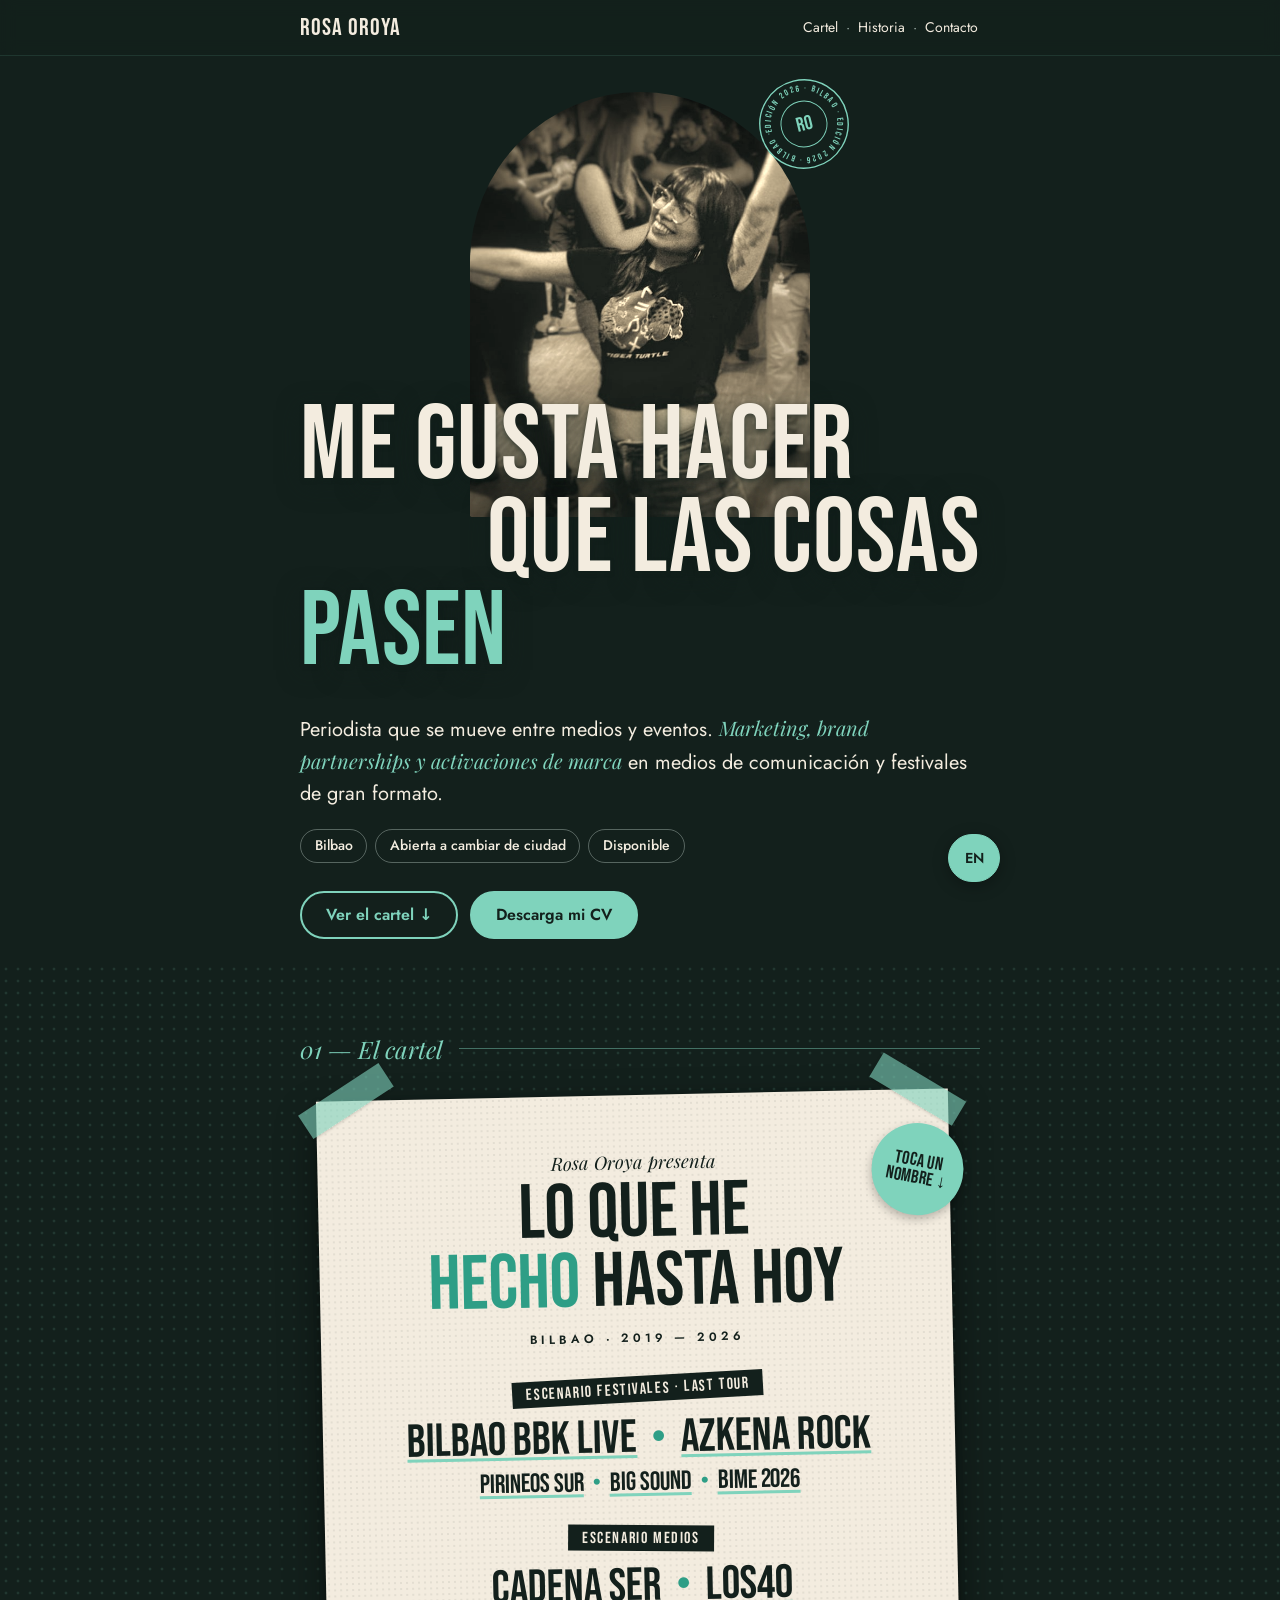
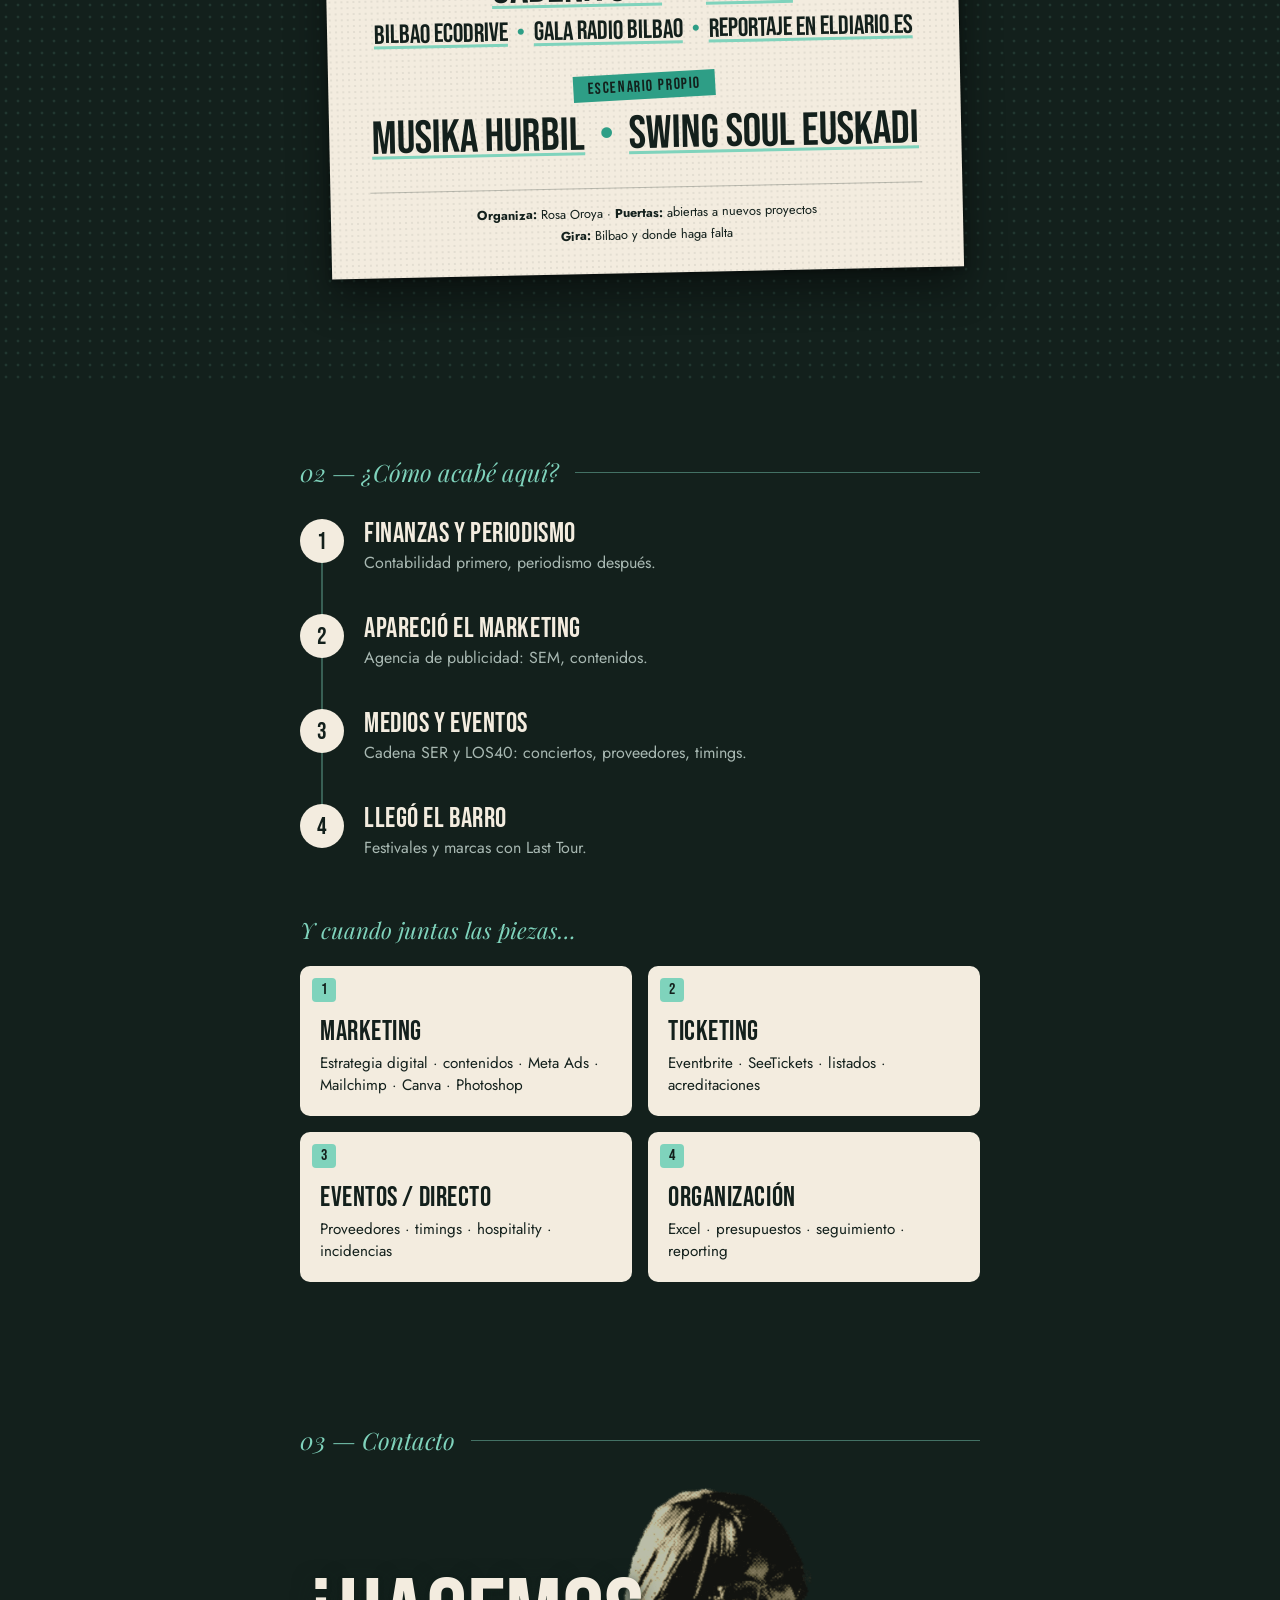
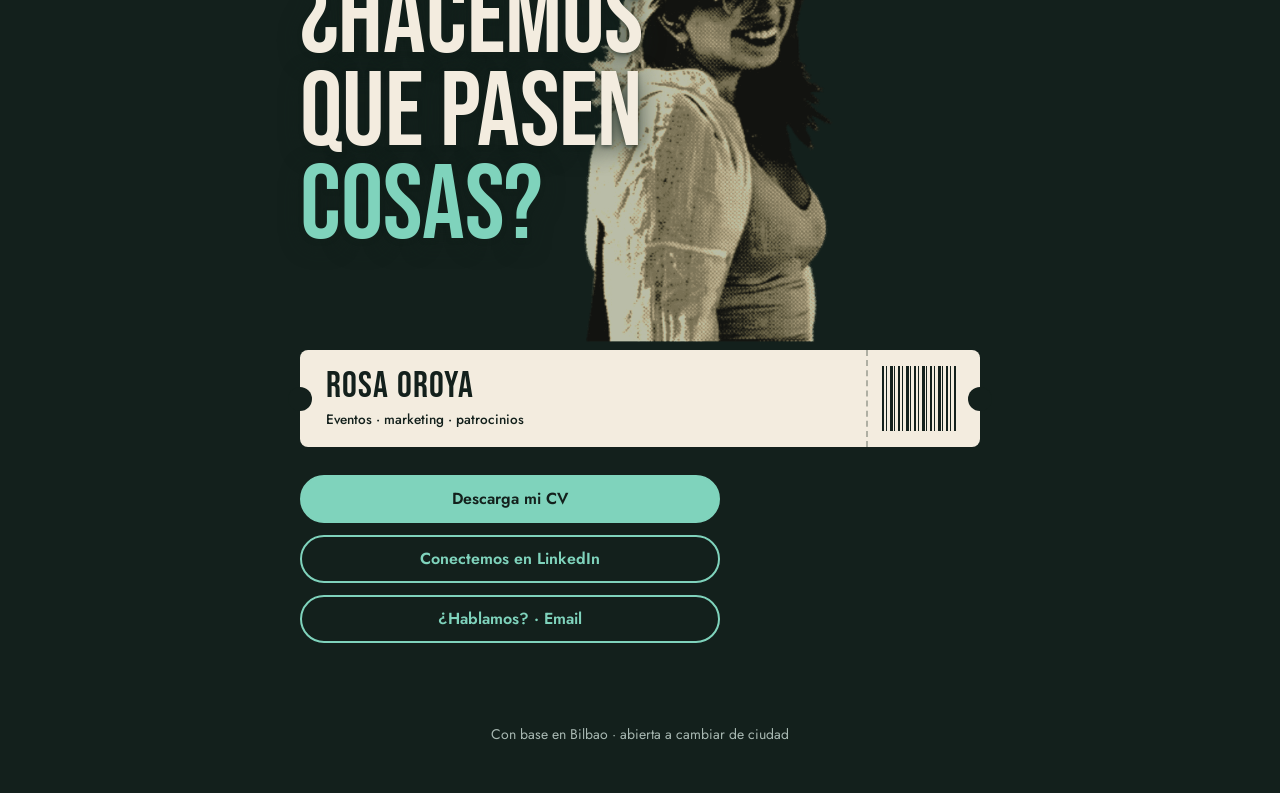
<file: index.html>
<!DOCTYPE html>
<html lang="es">
  <head>
    <meta charset="UTF-8" />
    <meta name="viewport" content="width=device-width, initial-scale=1.0" />
    <title>Rosa Oroya · Eventos, marketing y brand partnerships</title>
    <meta
      name="description"
      content="Periodista que se mueve entre medios y eventos. Marketing, brand partnerships y activaciones de marca en medios de comunicación y festivales de gran formato."
    />
    <meta name="theme-color" content="#13201c" />

    <!-- Open Graph: cómo se ve el enlace en WhatsApp, LinkedIn… -->
    <meta property="og:type" content="website" />
    <meta property="og:locale" content="es_ES" />
    <meta property="og:url" content="https://rosaoroya.com/" />
    <meta property="og:title" content="Rosa Oroya · Eventos, marketing y brand partnerships" />
    <meta
      property="og:description"
      content="Periodista que se mueve entre medios y eventos. Marketing, brand partnerships y activaciones de marca."
    />
    <meta property="og:image" content="https://rosaoroya.com/assets/og.jpg" />
    <meta property="og:image:width" content="1200" />
    <meta property="og:image:height" content="630" />
    <meta name="twitter:card" content="summary_large_image" />

    <link rel="icon" type="image/png" sizes="32x32" href="assets/favicon-32.png" />
    <link rel="icon" type="image/png" sizes="512x512" href="assets/favicon-512.png" />
    <link rel="apple-touch-icon" href="assets/apple-touch-icon.png" />

    <link rel="preconnect" href="https://fonts.googleapis.com" />
    <link rel="preconnect" href="https://fonts.gstatic.com" crossorigin />
    <link
      href="https://fonts.googleapis.com/css2?family=Bebas+Neue&family=Jost:wght@400;500;600&family=Playfair+Display:ital,wght@1,400;1,600&display=swap"
      rel="stylesheet"
    />
    <link rel="stylesheet" href="styles.css?v=20261027" />
    <script>document.documentElement.classList.add("js");</script>
  </head>
  <body>
    <button class="language-toggle" id="language-toggle" type="button" aria-label="Switch language to English" lang="en">EN</button>
    <a class="skip-link" href="#main">Saltar al contenido</a>

    <!-- Franja de bienvenida: solo se muestra al entrar desde rosaoroya.com/bime -->
    <p class="welcome-band" id="welcome-bime" hidden>
      ¡Encantada de conocerte en BIME! Aquí tienes lo que he hecho y cómo contactarme.
    </p>

    <!-- ============ MENÚ SUPERIOR ============ -->
    <header class="site-header">
      <a class="brand" href="#inicio">Rosa Oroya</a>
      <nav aria-label="Navegación principal">
        <a href="#cartel">Cartel</a>
        <span aria-hidden="true">·</span>
        <a href="#historia">Historia</a>
        <span aria-hidden="true">·</span>
        <a href="#contacto">Contacto</a>
      </nav>
    </header>

    <main id="main">
      <!-- ============ 1 · PORTADA ============ -->
      <section class="hero" id="inicio">
        <div class="hero-visual">
          <figure class="hero-photo">
            <img
              src="assets/hero.jpg"
              alt="Rosa Oroya bailando con los brazos abiertos en una pista llena de gente"
              width="800"
              height="789"
              fetchpriority="high"
            />
          </figure>

          <!-- Sello circular girado -->
          <svg class="stamp" viewBox="0 0 100 100" aria-hidden="true">
            <defs>
              <path id="stamp-circle" d="M50,50 m-36,0 a36,36 0 1,1 72,0 a36,36 0 1,1 -72,0" />
            </defs>
            <circle cx="50" cy="50" r="48" class="stamp-ring" />
            <circle cx="50" cy="50" r="25" class="stamp-ring stamp-ring--inner" />
            <text class="stamp-text">
              <textPath href="#stamp-circle" textLength="226">EDICIÓN 2026 · BILBAO · EDICIÓN 2026 · BILBAO ·</textPath>
            </text>
            <text x="50" y="57" text-anchor="middle" class="stamp-center">RO</text>
          </svg>

          <h1 class="hero-title">
            <span class="line line--left">Me gusta hacer</span>
            <span class="line line--right">que las cosas</span>
            <span class="line line--left line--mint">pasen</span>
          </h1>
        </div>

        <p class="hero-bio reveal">
          Periodista que se mueve entre medios y eventos.
          <em>Marketing, brand partnerships y activaciones de marca</em> en medios de
          comunicación y festivales de gran formato.
        </p>

        <ul class="chips reveal" aria-label="Datos rápidos">
          <li>Bilbao</li>
          <li>Abierta a cambiar de ciudad</li>
          <li>Disponible</li>
        </ul>

        <div class="actions reveal">
          <a class="btn btn--ghost" href="#cartel">Ver el cartel ↓</a>
          <a class="btn btn--primary" href="assets/cv-rosa-oroya.pdf" target="_blank" rel="noopener">
            Descarga mi CV
          </a>
        </div>
      </section>

      <!-- ============ 2 · EL CARTEL ============ -->
      <section class="band band--dots" id="cartel">
        <div class="section">
          <h2 class="section-title"><span>01 — El cartel</span></h2>

          <!-- Cartel de festival.
               Cada nombre con ficha es un <button data-ficha="ID">:
               el ID tiene que coincidir con el id de su ficha más abajo. -->
          <div class="poster reveal">
            <span class="tape tape--left" aria-hidden="true"></span>
            <span class="tape tape--right" aria-hidden="true"></span>
            <p class="sticker" aria-hidden="true">Toca un nombre ↓</p>

            <p class="poster-kicker">Rosa Oroya presenta</p>
            <h3 class="poster-title">
              <span>Lo que he</span>
              <span><span class="accent">hecho</span> hasta hoy</span>
            </h3>
            <p class="poster-date">Bilbao · 2019 — 2026</p>

            <div class="stage">
              <p class="ribbon">Escenario festivales · Last Tour</p>
              <p class="lineup lineup--big">
                <button type="button" class="act" data-ficha="ficha-festivales">Bilbao BBK Live</button>
                <span class="sep" aria-hidden="true">•</span>
                <button type="button" class="act" data-ficha="ficha-festivales">Azkena Rock</button>
              </p>
              <p class="lineup lineup--small">
                <button type="button" class="act" data-ficha="ficha-festivales">Pirineos Sur</button>
                <span class="sep" aria-hidden="true">•</span>
                <button type="button" class="act" data-ficha="ficha-festivales">Big Sound</button>
                <span class="sep" aria-hidden="true">•</span>
                <button type="button" class="act" data-ficha="ficha-bime">BIME 2026</button>
              </p>
            </div>

            <div class="stage">
              <p class="ribbon">Escenario medios</p>
              <p class="lineup lineup--big">
                <button type="button" class="act" data-ficha="ficha-ser">Cadena SER</button>
                <span class="sep" aria-hidden="true">•</span>
                <button type="button" class="act" data-ficha="ficha-los40">LOS40</button>
              </p>
              <p class="lineup lineup--small">
                <button type="button" class="act" data-ficha="ficha-ecodrive">Bilbao ECOdrive</button>
                <span class="sep" aria-hidden="true">•</span>
                <button type="button" class="act" data-ficha="ficha-gala">Gala Radio Bilbao</button>
                <span class="sep" aria-hidden="true">•</span>
                <button type="button" class="act" data-ficha="ficha-eldiario">Reportaje en elDiario.es</button>
              </p>
            </div>

            <div class="stage">
              <p class="ribbon ribbon--mint">Escenario propio</p>
              <p class="lineup lineup--big">
                <button type="button" class="act" data-ficha="ficha-musika">Musika Hurbil</button>
                <span class="sep" aria-hidden="true">•</span>
                <button type="button" class="act" data-ficha="ficha-swing">Swing Soul Euskadi</button>
              </p>
            </div>

            <p class="poster-small">
              <strong>Organiza:</strong> Rosa Oroya · <strong>Puertas:</strong> abiertas a nuevos proyectos<br />
              <strong>Gira:</strong> Bilbao y donde haga falta
            </p>
          </div>

          <!-- Fichas: se despliegan debajo del cartel al tocar un nombre.
               Para añadir una foto pendiente, sustituye el <div class="ficha-photo ficha-photo--pending">
               por: <img class="ficha-photo photo" src="assets/ARCHIVO.jpg" alt="DESCRIPCIÓN" loading="lazy" /> -->
          <div class="fichas">
            <article class="ficha" id="ficha-festivales" hidden aria-labelledby="ficha-festivales-title">
              <header class="ficha-head">
                <h3 id="ficha-festivales-title" tabindex="-1">Festivales Last Tour</h3>
                <button type="button" class="ficha-close"><span aria-hidden="true">✕</span> cerrar</button>
              </header>
              <div class="ficha-body">
                <img class="ficha-photo photo" src="assets/festival.jpg" alt="Público frente al escenario principal de un festival al atardecer" loading="lazy" width="800" height="470" />
                <dl class="ficha-data">
                  <div><dt>Dónde:</dt><dd>Last Tour · 2026</dd></div>
                  <div><dt>Mi papel:</dt><dd>Apoyo a la coordinación de partners estratégicos.</dd></div>
                  <div><dt>Marcas:</dt><dd>San Miguel, Coca-Cola, Fundación BBK.</dd></div>
                  <div><dt>Qué hice:</dt><dd>Comunicación con marcas, agencias y proveedores; seguimiento de presupuestos, invitaciones y certificados.</dd></div>
                  <div><dt>En vídeo:</dt><dd>Activaciones de Azulmarino en Bilbao BBK Live 2026 y el barco de Bereziak. Di soporte a la coordinación y ejecución de estas activaciones desde el equipo de Brand Partnerships de Last Tour.</dd></div>
                </dl>
                <a class="ficha-link" href="https://www.youtube.com/watch?v=IAdOa5lOV-0" target="_blank" rel="noopener">→ Ver las activaciones de Azulmarino</a>
              </div>
            </article>

            <article class="ficha" id="ficha-bime" hidden aria-labelledby="ficha-bime-title">
              <header class="ficha-head">
                <h3 id="ficha-bime-title" tabindex="-1">BIME 2026</h3>
                <button type="button" class="ficha-close"><span aria-hidden="true">✕</span> cerrar</button>
              </header>
              <div class="ficha-body">
                <dl class="ficha-data">
                  <div><dt>Dónde:</dt><dd>Last Tour · octubre 2026</dd></div>
                  <div><dt>Mi papel:</dt><dd>Apoyo al equipo de Brand Partnerships en las activaciones de dos marcas patrocinadoras.</dd></div>
                  <div><dt>Qué hice:</dt><dd>Recepción de invitados en eventos privados de marca y revisión de prestaciones antes de cada evento.</dd></div>
                </dl>
              </div>
            </article>

            <article class="ficha" id="ficha-ser" hidden aria-labelledby="ficha-ser-title">
              <header class="ficha-head">
                <h3 id="ficha-ser-title" tabindex="-1">Cadena SER</h3>
                <button type="button" class="ficha-close"><span aria-hidden="true">✕</span> cerrar</button>
              </header>
              <div class="ficha-body">
                <img class="ficha-photo photo" src="assets/ser.jpg" alt="Programa de la Cadena SER emitiendo en directo desde un set al aire libre" loading="lazy" width="409" height="242" />
                <dl class="ficha-data">
                  <div><dt>Dónde:</dt><dd>Cadena SER Euskadi · 2023–2026</dd></div>
                  <div><dt>Mi papel:</dt><dd>Marketing y eventos; después, asesora de publicidad y técnica de marketing.</dd></div>
                  <div><dt>Qué hice:</dt><dd>Eventos de LOS40, salidas de programa y eventos de networking; propuestas comerciales para instituciones y anunciantes.</dd></div>
                </dl>
              </div>
            </article>

            <article class="ficha" id="ficha-los40" hidden aria-labelledby="ficha-los40-title">
              <header class="ficha-head">
                <h3 id="ficha-los40-title" tabindex="-1">LOS40</h3>
                <button type="button" class="ficha-close"><span aria-hidden="true">✕</span> cerrar</button>
              </header>
              <div class="ficha-body">
                <dl class="ficha-data">
                  <div><dt>Dónde:</dt><dd>Cadena SER Euskadi</dd></div>
                  <div><dt>Qué hice:</dt><dd>Eventos y conciertos de LOS40, coordinando dirección, redacción, comercial y proveedores.</dd></div>
                  <!-- Enlace pendiente: cuando lo tengas, añade un <a class="ficha-link"> justo después del </dl> -->
                </dl>
              </div>
            </article>

            <article class="ficha" id="ficha-ecodrive" hidden aria-labelledby="ficha-ecodrive-title">
              <header class="ficha-head">
                <h3 id="ficha-ecodrive-title" tabindex="-1">Bilbao ECOdrive</h3>
                <button type="button" class="ficha-close"><span aria-hidden="true">✕</span> cerrar</button>
              </header>
              <div class="ficha-body">
                <div class="ficha-photo ficha-photo--pending">[PENDIENTE: foto ECOdrive]</div>
                <dl class="ficha-data">
                  <div><dt>Dónde:</dt><dd>Cadena SER Euskadi</dd></div>
                  <div><dt>Qué es:</dt><dd>Programación especial de Cadena SER desde Bilbao ECOdrive, el espacio de movilidad sostenible.</dd></div>
                  <div><dt>Mi papel:</dt><dd>Lo llevé de principio a fin: coordiné el evento desde el área de marketing.</dd></div>
                  <div><dt>Qué hice:</dt><dd>Coordinación con dirección, redacción, área comercial y proveedores.</dd></div>
                </dl>
                <a class="ficha-link" href="https://www.youtube.com/watch?v=OA5zZuC5GUc" target="_blank" rel="noopener">→ Ver el trabajo</a>
              </div>
            </article>

            <article class="ficha" id="ficha-gala" hidden aria-labelledby="ficha-gala-title">
              <header class="ficha-head">
                <h3 id="ficha-gala-title" tabindex="-1">Gala Radio Bilbao</h3>
                <button type="button" class="ficha-close"><span aria-hidden="true">✕</span> cerrar</button>
              </header>
              <div class="ficha-body">
                <dl class="ficha-data">
                  <div><dt>Dónde:</dt><dd>Cadena SER Euskadi · Premios Radio Bilbao a la Excelencia 2024</dd></div>
                  <div><dt>Mi papel:</dt><dd>Participé en la organización.</dd></div>
                  <!-- Enlace pendiente: cuando lo tengas, añade un <a class="ficha-link"> justo después del </dl> -->
                </dl>
              </div>
            </article>

            <article class="ficha" id="ficha-eldiario" hidden aria-labelledby="ficha-eldiario-title">
              <header class="ficha-head">
                <h3 id="ficha-eldiario-title" tabindex="-1">Reportaje en elDiario.es</h3>
                <button type="button" class="ficha-close"><span aria-hidden="true">✕</span> cerrar</button>
              </header>
              <div class="ficha-body">
                <dl class="ficha-data">
                  <div><dt>Qué es:</dt><dd>«Sin patria y sin techo», reportaje publicado en elDiario.es Euskadi (blog Gazteberri), agosto de 2022.</dd></div>
                  <div><dt>De qué trata:</dt><dd>La situación de las personas migrantes sin hogar en Bilbao, con testimonios de personas que han vivido en la calle y de voluntarios de Ongi Etorri Errefuxiatuak, además de datos de Eustat e Ikuspegi.</dd></div>
                  <div><dt>Mi papel:</dt><dd>Lo escribí junto a Ana Lee Urrutia Gonzales.</dd></div>
                </dl>
                <a class="ficha-link" href="https://www.eldiario.es/euskadi/blogs/gazteberri/patria-techo-613-inmigrantes-llegaron-sueno-viven-calles-bilbao_132_9177821.html" target="_blank" rel="noopener">→ Leer el reportaje</a>
              </div>
            </article>

            <article class="ficha" id="ficha-musika" hidden aria-labelledby="ficha-musika-title">
              <header class="ficha-head">
                <h3 id="ficha-musika-title" tabindex="-1">Musika Hurbil</h3>
                <button type="button" class="ficha-close"><span aria-hidden="true">✕</span> cerrar</button>
              </header>
              <div class="ficha-body">
                <dl class="ficha-data">
                  <div><dt>Qué es:</dt><dd>Revista digital sobre la música emergente en Bilbao. Proyecto para la UPV/EHU (2022–2023), creada con tres compañeros.</dd></div>
                  <div><dt>Qué hice:</dt><dd>Entrevistas, artículos de opinión y cobertura del BIME.</dd></div>
                </dl>
                <a class="ficha-link" href="https://musikahurbil.wixsite.com/musika-hurbil" target="_blank" rel="noopener">→ Ver la revista</a>
              </div>
            </article>

            <article class="ficha" id="ficha-swing" hidden aria-labelledby="ficha-swing-title">
              <header class="ficha-head">
                <h3 id="ficha-swing-title" tabindex="-1">Swing Soul Euskadi</h3>
                <button type="button" class="ficha-close"><span aria-hidden="true">✕</span> cerrar</button>
              </header>
              <div class="ficha-body">
                <img class="ficha-photo ficha-photo--capture photo" src="assets/swing.jpg" alt="Captura del reportaje Swing Soul Euskadi: «¡Swing, Clap y Tap! El baile que hace vibrar a Bilbao»" loading="lazy" width="672" height="537" />
                <dl class="ficha-data">
                  <div><dt>Qué es:</dt><dd>Reportaje multimedia sobre la escena del swing en Bilbao. Mi TFG (2024).</dd></div>
                  <div><dt>Qué hice:</dt><dd>Investigación y contacto con profesionales y artistas de la escena local; entrevistas sobre la relación entre música y baile.</dd></div>
                </dl>
                <a class="ficha-link" href="https://villaltamrosa.wixsite.com/swing-soul-euskadi" target="_blank" rel="noopener">→ Ver el reportaje</a>
              </div>
            </article>
          </div>
        </div>
      </section>

      <!-- ============ 3 · MI HISTORIA ============ -->
      <section class="section" id="historia">
        <h2 class="section-title"><span>02 — ¿Cómo acabé aquí?</span></h2>

        <!-- Línea de tiempo: un <li> por paso -->
        <ol class="timeline">
          <li class="reveal">
            <span class="timeline-num" aria-hidden="true">1</span>
            <h3>Finanzas y periodismo</h3>
            <p>Contabilidad primero, periodismo después.</p>
          </li>
          <li class="reveal">
            <span class="timeline-num" aria-hidden="true">2</span>
            <h3>Apareció el marketing</h3>
            <p>Agencia de publicidad: SEM, contenidos.</p>
          </li>
          <li class="reveal">
            <span class="timeline-num" aria-hidden="true">3</span>
            <h3>Medios y eventos</h3>
            <p>Cadena SER y LOS40: conciertos, proveedores, timings.</p>
          </li>
          <li class="reveal">
            <span class="timeline-num" aria-hidden="true">4</span>
            <h3>Llegó el barro</h3>
            <p>Festivales y marcas con Last Tour.</p>
          </li>
        </ol>

        <p class="pieces-title reveal">Y cuando juntas las piezas…</p>

        <!-- Tarjetas de habilidades (cuadrícula 2×2) -->
        <ul class="pieces">
          <li class="piece reveal">
            <span class="piece-num" aria-hidden="true">1</span>
            <h3>Marketing</h3>
            <p>Estrategia digital&nbsp;· contenidos&nbsp;· Meta Ads&nbsp;· Mailchimp&nbsp;· Canva&nbsp;· Photoshop</p>
          </li>
          <li class="piece reveal">
            <span class="piece-num" aria-hidden="true">2</span>
            <h3>Ticketing</h3>
            <p>Eventbrite&nbsp;· SeeTickets&nbsp;· listados&nbsp;· acreditaciones</p>
          </li>
          <li class="piece reveal">
            <span class="piece-num" aria-hidden="true">3</span>
            <h3>Eventos / directo</h3>
            <p>Proveedores&nbsp;· timings&nbsp;· hospitality&nbsp;· incidencias</p>
          </li>
          <li class="piece reveal">
            <span class="piece-num" aria-hidden="true">4</span>
            <h3>Organización</h3>
            <p>Excel&nbsp;· presupuestos&nbsp;· seguimiento&nbsp;· reporting</p>
          </li>
        </ul>
      </section>

      <!-- ============ 4 · CONTACTO ============ -->
      <section class="section" id="contacto">
        <h2 class="section-title"><span>03 — Contacto</span></h2>

        <div class="contact-hero">
          <p class="contact-title" aria-label="¿Hacemos que pasen cosas?">
            <span aria-hidden="true">¿Hacemos</span>
            <span aria-hidden="true">que pasen</span>
            <span class="line--mint" aria-hidden="true">cosas?</span>
          </p>
          <img
            class="contact-photo photo"
            src="assets/rosa-recorte.png"
            alt="Rosa Oroya sonriendo, mirando por encima del hombro"
            width="362"
            height="660"
            loading="lazy"
          />
        </div>

        <!-- Entrada de concierto (decorativa) -->
        <div class="ticket reveal" aria-hidden="true">
          <div class="ticket-main">
            <p class="ticket-name">Rosa Oroya</p>
            <p class="ticket-sub">Eventos&nbsp;· marketing&nbsp;· patrocinios</p>
          </div>
          <div class="ticket-barcode"></div>
        </div>

        <div class="contact-actions">
          <a class="btn btn--primary" href="assets/cv-rosa-oroya.pdf" target="_blank" rel="noopener">
            Descarga mi CV
          </a>
          <a class="btn btn--ghost" href="https://www.linkedin.com/in/rosa-oroya-villalta-37227b189/" target="_blank" rel="noopener">
            Conectemos en LinkedIn
          </a>
          <a class="btn btn--ghost" href="mailto:villaltamrosa@gmail.com">¿Hablamos? · Email</a>
        </div>
      </section>
    </main>

    <!-- ============ PIE ============ -->
    <footer class="site-footer">
      <p>Con base en Bilbao · abierta a cambiar de ciudad</p>
    </footer>

    <script src="main.js?v=20261027" defer></script>
  </body>
</html>
</file>
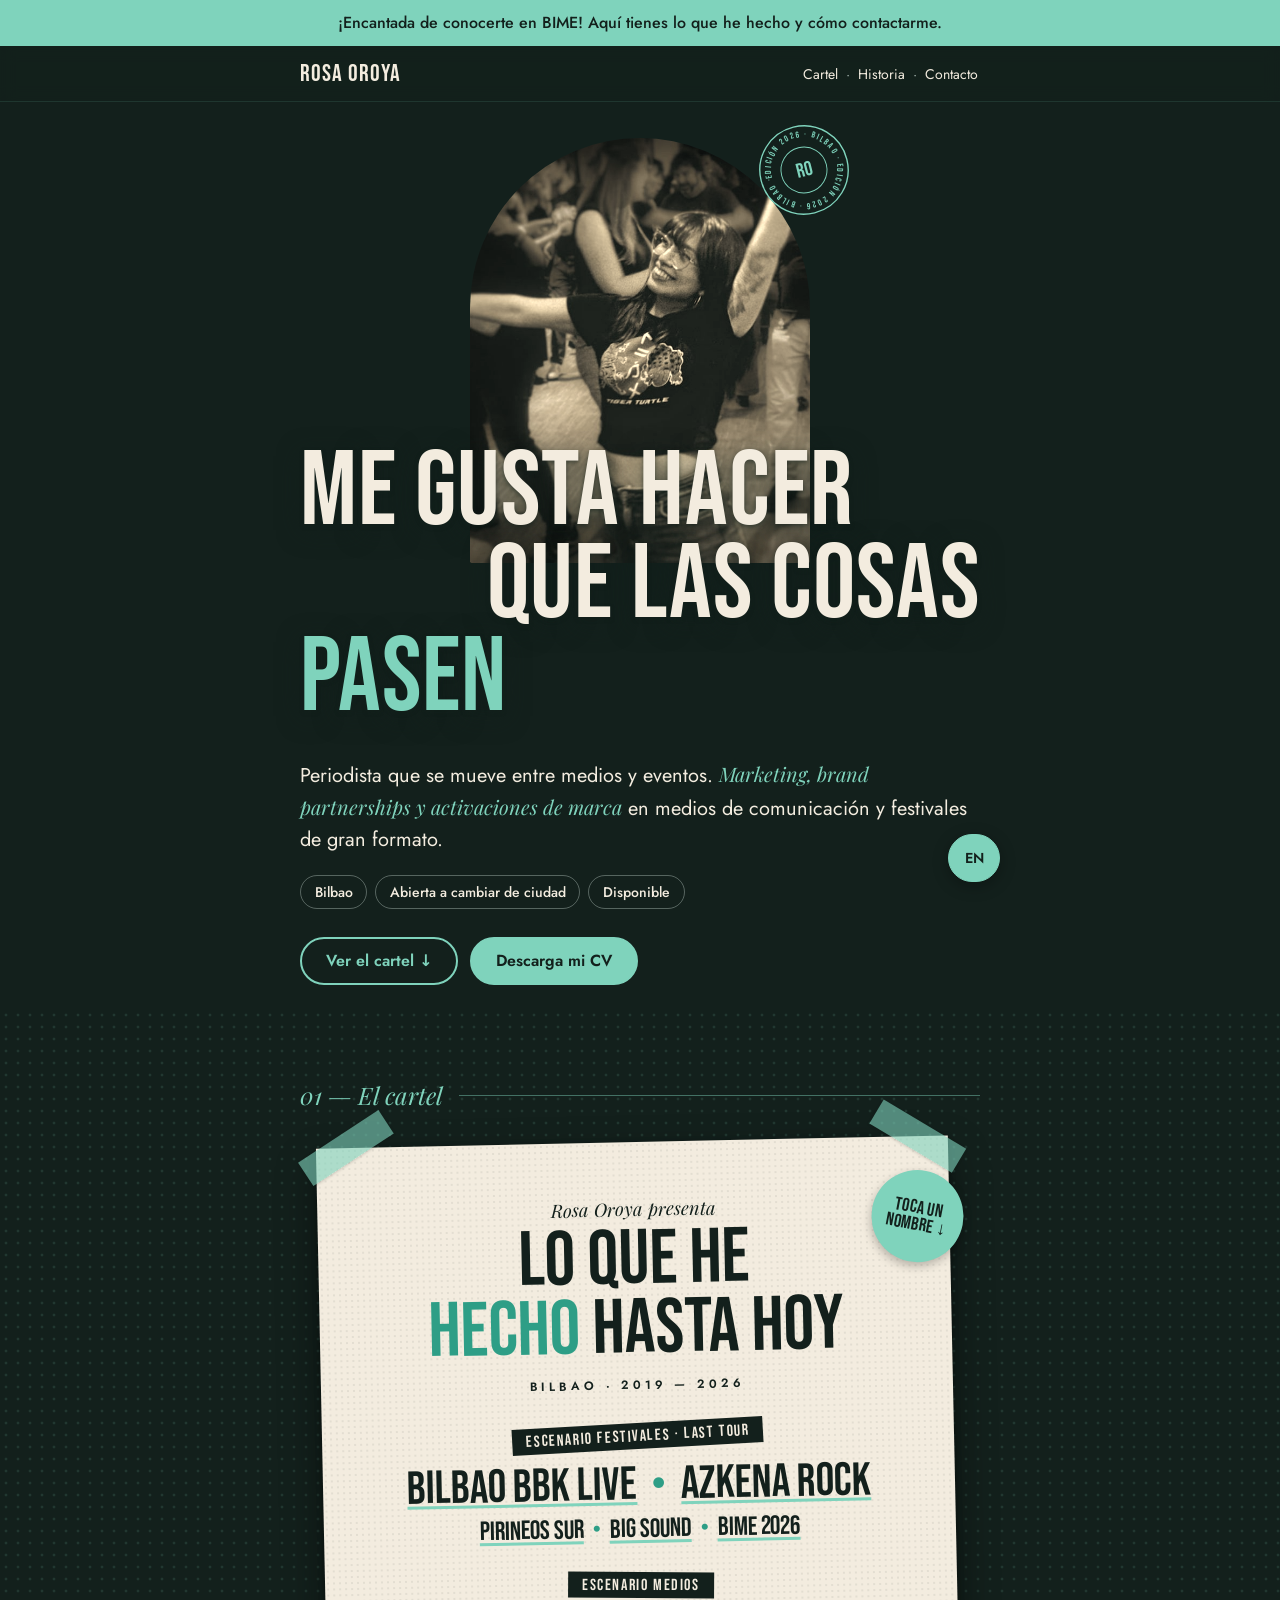
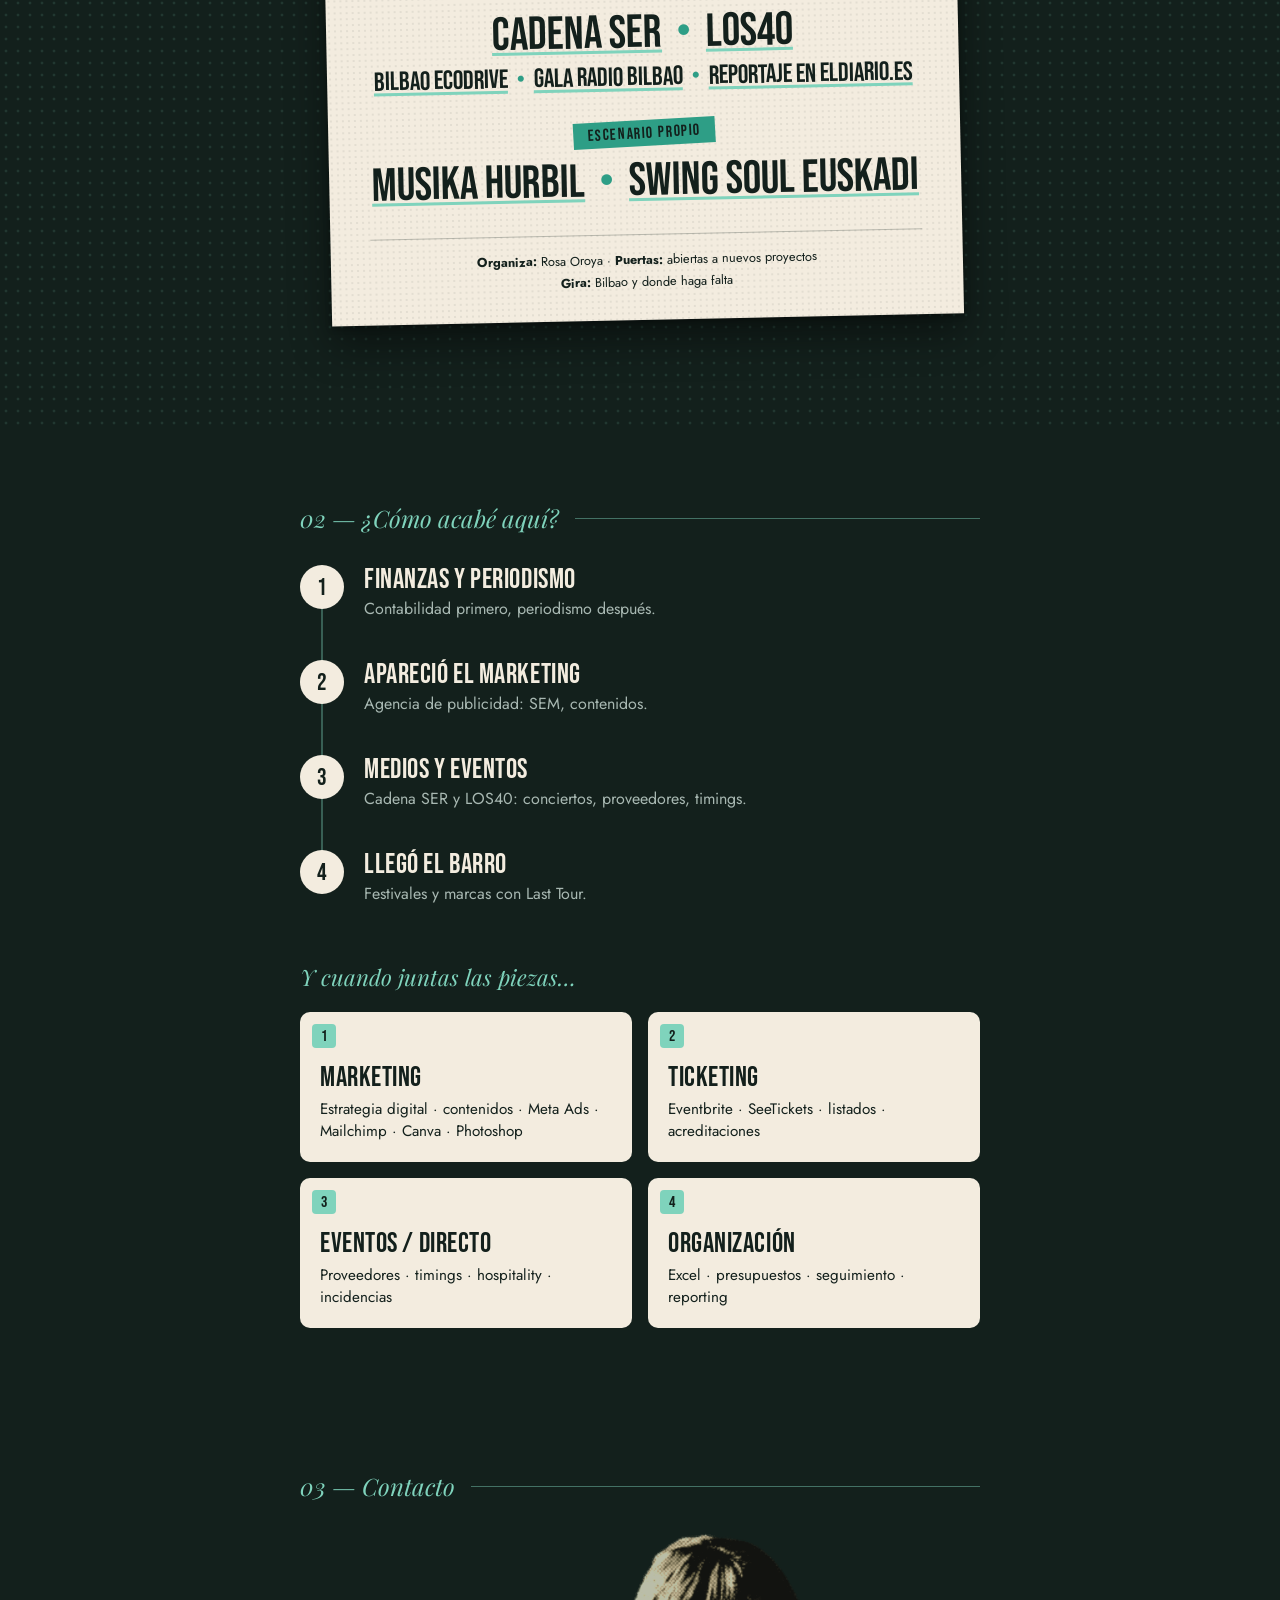
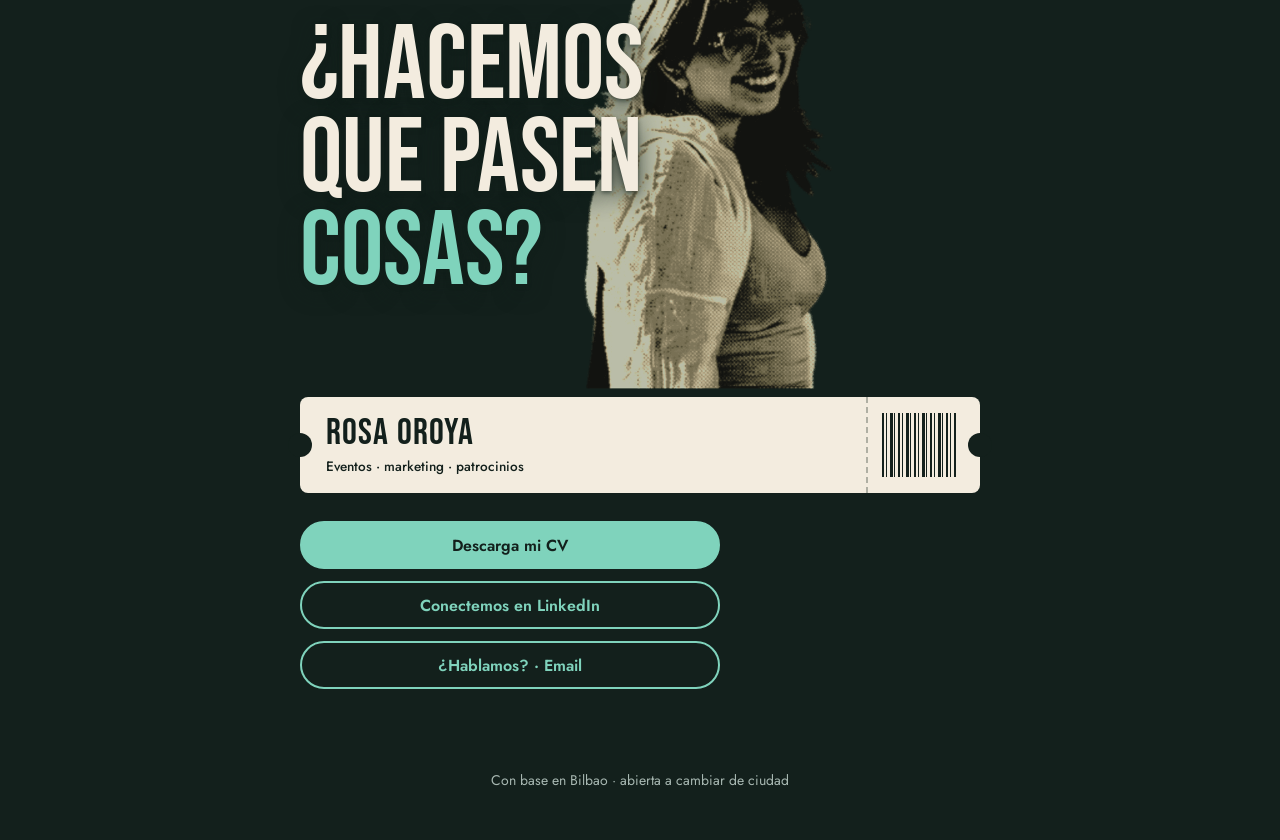
<file: bime/index.html>
<!DOCTYPE html>
<html lang="es">
  <head>
    <meta charset="UTF-8" />
    <meta name="viewport" content="width=device-width, initial-scale=1.0" />
    <title>Rosa Oroya · Eventos, marketing y brand partnerships</title>
    <meta
      name="description"
      content="¡Encantada de conocerte en BIME! Aquí tienes lo que he hecho y cómo contactarme."
    />
    <meta name="theme-color" content="#13201c" />
    <meta name="robots" content="noindex" />

    <!-- Open Graph: cómo se ve el enlace /bime al compartirlo -->
    <meta property="og:type" content="website" />
    <meta property="og:locale" content="es_ES" />
    <meta property="og:url" content="https://rosaoroya.com/bime/" />
    <meta property="og:title" content="Rosa Oroya · Eventos, marketing y brand partnerships" />
    <meta property="og:description" content="¡Encantada de conocerte en BIME! Aquí tienes lo que he hecho y cómo contactarme." />
    <meta property="og:image" content="https://rosaoroya.com/assets/og.jpg" />
    <meta name="twitter:card" content="summary_large_image" />

    <!-- Esta página no repite el contenido: lleva a la portada
         con ?desde=bime, que muestra la franja de bienvenida. -->
    <meta http-equiv="refresh" content="0; url=../?desde=bime" />
    <script>
      // En el ordenador (sin servidor) hay que apuntar a index.html
      var destino = location.protocol === "file:" ? "../index.html?desde=bime" : "../?desde=bime";
      location.replace(destino);
    </script>
    <link rel="icon" type="image/png" sizes="32x32" href="../assets/favicon-32.png" />
    <style>
      body { margin: 0; background: #13201c; color: #f3ecdf; font: 16px system-ui, sans-serif; text-align: center; padding: 40px 20px; }
      a { color: #7fd3bc; }
    </style>
  </head>
  <body>
    <p><a href="../?desde=bime">Ir a la web de Rosa Oroya</a></p>
  </body>
</html>
</file>
<file: styles.css>
/* =========================================================
   ROSA OROYA · PORTFOLIO
   Hoja de estilos única. Organizada por secciones:
   1. Variables   2. Base   3. Utilidades (botones, chips, títulos)
   4. Menú        5. Portada  6. Cartel  7. Historia  8. Contacto
   ========================================================= */

/* ---------- 1. VARIABLES ---------- */
:root {
  --ink: #13201c;       /* fondo principal */
  --ink-2: #1c2e29;     /* tarjetas sobre fondo oscuro */
  --mint: #7fd3bc;      /* acento principal */
  --mint-dark: #2e9e86; /* acento sobre fondos claros */
  --cream: #f3ecdf;     /* papel, tarjetas claras, texto */
  --mute: #a8b8b2;      /* texto secundario */

  --font-display: "Bebas Neue", Impact, "Arial Narrow", sans-serif;
  --font-editorial: "Playfair Display", Georgia, serif;
  --font-body: "Jost", system-ui, sans-serif;

  --max: 720px;         /* ancho máximo del contenido */
  --gutter: 20px;
  --header-h: 56px;
}

/* ---------- 2. BASE ---------- */
*,
*::before,
*::after {
  box-sizing: border-box;
}

html {
  scroll-behavior: smooth;
  scroll-padding-top: calc(var(--header-h) + 12px);
}

body {
  margin: 0;
  background: var(--ink);
  color: var(--cream);
  font: 400 1rem/1.6 var(--font-body);
  -webkit-font-smoothing: antialiased;
  overflow-x: hidden;
}

img {
  display: block;
  max-width: 100%;
  height: auto;
}

/* Todas las fotos en sepia, como en la presentación */
.photo,
.hero-photo img {
  filter: sepia(0.55);
}

a {
  color: inherit;
}

:focus-visible {
  outline: 2px solid var(--mint);
  outline-offset: 3px;
  border-radius: 4px;
}

.skip-link {
  position: absolute;
  left: 12px;
  top: -60px;
  z-index: 100;
  padding: 0.5rem 1rem;
  background: var(--mint);
  color: var(--ink);
  border-radius: 999px;
  font-weight: 600;
  text-decoration: none;
}

.skip-link:focus {
  top: 12px;
}

.language-toggle {
  position: fixed;
  right: max(16px, calc((100vw - var(--max)) / 2));
  bottom: 18px;
  z-index: 60;
  min-width: 52px;
  min-height: 48px;
  padding: 0.55rem 0.8rem;
  border: 1px solid var(--mint);
  border-radius: 999px;
  background: var(--mint);
  color: var(--ink);
  font: 600 0.9rem/1 var(--font-body);
  cursor: pointer;
  box-shadow: 0 4px 16px rgba(0, 0, 0, 0.3);
}

.language-toggle:hover {
  border-color: var(--cream);
  background: var(--cream);
}

/* ---------- 3. UTILIDADES ---------- */

/* Botones tipo pastilla */
.actions {
  display: flex;
  flex-wrap: wrap;
  gap: 12px;
}

.btn {
  display: inline-flex;
  align-items: center;
  justify-content: center;
  min-height: 48px;
  padding: 0.7rem 1.5rem;
  border: 2px solid var(--mint);
  border-radius: 999px;
  font: 600 1rem/1.2 var(--font-body);
  text-decoration: none;
  transition: background-color 0.2s, color 0.2s;
}

@media (max-width: 400px) {
  .actions .btn {
    flex: 1 1 100%;
  }
}

.btn--primary {
  background: var(--mint);
  color: var(--ink);
}

.btn--primary:hover {
  background: var(--cream);
  border-color: var(--cream);
}

.btn--ghost {
  background: transparent;
  color: var(--mint);
}

.btn--ghost:hover {
  background: rgba(127, 211, 188, 0.12);
}

/* Chips */
.chips {
  display: flex;
  flex-wrap: wrap;
  gap: 8px;
  margin: 0;
  padding: 0;
  list-style: none;
}

.chips li {
  padding: 0.3rem 0.85rem;
  border: 1px solid rgba(168, 184, 178, 0.45);
  border-radius: 999px;
  color: var(--cream);
  font-size: 0.875rem;
  font-weight: 500;
}

/* Título de sección: "01 — El cartel" + línea fina hasta el borde */
.section {
  max-width: var(--max);
  margin: 0 auto;
  padding: 72px var(--gutter);
}

.section-title {
  display: flex;
  align-items: center;
  gap: 16px;
  margin: 0 0 32px;
  color: var(--mint);
  font: italic 400 1.5rem/1.2 var(--font-editorial);
}

.section-title::after {
  content: "";
  flex: 1;
  height: 1px;
  background: currentColor;
  opacity: 0.45;
}

/* Fade suave al hacer scroll (solo si hay JS y no se pide reducir movimiento) */
.js .reveal {
  opacity: 0;
  transform: translateY(14px);
  transition: opacity 0.7s ease, transform 0.7s ease;
}

.js .reveal.is-visible {
  opacity: 1;
  transform: none;
}

@media (prefers-reduced-motion: reduce) {
  html {
    scroll-behavior: auto;
  }

  .js .reveal {
    opacity: 1;
    transform: none;
    transition: none;
  }
}

/* ---------- 4. MENÚ SUPERIOR ---------- */
/* Franja menta de bienvenida (página /bime) */
.welcome-band {
  margin: 0;
  padding: 12px var(--gutter);
  background: var(--mint);
  color: var(--ink);
  font-weight: 500;
  line-height: 1.4;
  text-align: center;
}

.site-header {
  position: sticky;
  top: 0;
  z-index: 50;
  display: flex;
  align-items: center;
  justify-content: space-between;
  gap: 12px;
  height: var(--header-h);
  padding: 0 max(var(--gutter), calc((100% - var(--max)) / 2 + var(--gutter)));
  background: rgba(19, 32, 28, 0.88);
  backdrop-filter: blur(8px);
  -webkit-backdrop-filter: blur(8px);
  border-bottom: 1px solid rgba(127, 211, 188, 0.12);
}

.brand {
  font: 400 1.5rem/1 var(--font-display);
  letter-spacing: 0.04em;
  text-decoration: none;
  text-transform: uppercase;
}

.site-header nav {
  display: flex;
  align-items: center;
  gap: 6px;
  color: var(--mute);
  font-size: 0.875rem;
}

.site-header nav a {
  padding: 6px 2px;
  color: var(--cream);
  text-decoration: none;
}

.site-header nav a:hover {
  color: var(--mint);
}

/* ---------- 5. PORTADA ---------- */
.hero {
  max-width: var(--max);
  margin: 0 auto;
  padding: 36px var(--gutter) 24px;
}

.hero-visual {
  position: relative;
}

/* Foto en forma de arco: arriba muy redondeada, abajo casi recta */
.hero-photo {
  width: 60%;
  max-width: 340px;
  margin: 0 auto;
  aspect-ratio: 4 / 5;
  overflow: hidden;
  border-radius: 999px 999px 10px 10px;
}

.hero-photo img {
  width: 100%;
  height: 100%;
  object-fit: cover;
  object-position: 55% 30%;
}

/* Sello circular sobre la esquina superior derecha de la foto */
.stamp {
  position: absolute;
  top: -14px;
  right: max(4px, calc(50% - min(30%, 170px) - 40px));
  width: 92px;
  height: 92px;
  transform: rotate(-14deg);
}

.stamp-ring {
  fill: var(--ink);
  stroke: var(--mint);
  stroke-width: 1.5;
}

.stamp-ring--inner {
  fill: none;
  stroke-width: 1;
}

.stamp-text {
  fill: var(--mint);
  font: 400 9.5px var(--font-display);
  letter-spacing: 0.06em;
}

.stamp-center {
  fill: var(--mint);
  font: 400 22px var(--font-display);
}

/* Titular superpuesto a la parte baja de la foto, saliéndose por los lados */
.hero-title {
  position: relative;
  margin: -0.95em 0 0;
  font: 400 clamp(3.6rem, 16vw, 6.6rem)/0.88 var(--font-display);
  letter-spacing: 0.01em;
  text-transform: uppercase;
  text-shadow: 0 2px 4px rgba(19, 32, 28, 0.55), 0 6px 26px rgba(19, 32, 28, 0.85);
}

.hero-title .line {
  display: block;
}

.line--left {
  text-align: left;
}

.line--right {
  text-align: right;
}

.line--mint {
  color: var(--mint);
}

.hero-bio {
  margin: 32px 0 20px;
  font-size: 1.125rem;
  line-height: 1.55;
}

.hero-bio em {
  color: var(--mint);
  font-family: var(--font-editorial);
  font-style: italic;
}

.hero .chips {
  margin-bottom: 28px;
}

@media (min-width: 720px) {
  .hero-title {
    margin-top: -1.1em;
  }

  .hero-bio {
    font-size: 1.25rem;
  }
}

/* ---------- 6. EL CARTEL ---------- */

/* Banda a todo el ancho con trama de puntos (halftone) en verde */
.band--dots {
  background-image: radial-gradient(circle, rgba(127, 211, 188, 0.13) 1.2px, transparent 1.7px);
  background-size: 12px 12px;
}

/* Papel del cartel */
.poster {
  position: relative;
  margin: 24px 4px 0;
  padding: 48px 20px 24px;
  background: var(--cream);
  color: var(--ink);
  text-align: center;
  transform: rotate(-1.2deg);
  box-shadow: 0 18px 40px rgba(0, 0, 0, 0.45), 0 2px 6px rgba(0, 0, 0, 0.3);
}

.js .poster.reveal.is-visible {
  transform: rotate(-1.2deg);
}

/* Trama de puntos muy sutil sobre el papel */
.poster::before {
  content: "";
  position: absolute;
  inset: 0;
  background-image: radial-gradient(circle, rgba(19, 32, 28, 0.07) 0.8px, transparent 1.2px);
  background-size: 6px 6px;
  pointer-events: none;
}

.poster :focus-visible {
  outline-color: var(--mint-dark);
}

/* Cinta adhesiva en las esquinas superiores */
.tape {
  position: absolute;
  top: -14px;
  width: 96px;
  height: 28px;
  background: rgba(127, 211, 188, 0.6);
  box-shadow: 0 1px 3px rgba(0, 0, 0, 0.15);
}

.tape--left {
  left: -18px;
  transform: rotate(-32deg);
}

.tape--right {
  right: -18px;
  transform: rotate(32deg);
}

/* Pegatina "Toca un nombre" */
.sticker {
  position: absolute;
  top: 34px;
  right: -14px;
  z-index: 1;
  display: grid;
  place-items: center;
  width: 78px;
  height: 78px;
  margin: 0;
  padding: 10px;
  border-radius: 50%;
  background: var(--mint);
  color: var(--ink);
  font: 400 1rem/0.95 var(--font-display);
  letter-spacing: 0.02em;
  text-transform: uppercase;
  transform: rotate(12deg);
  box-shadow: 0 4px 10px rgba(0, 0, 0, 0.25);
}

.poster-kicker {
  position: relative;
  margin: 0 0 6px;
  font: italic 400 1.15rem/1.2 var(--font-editorial);
}

.poster-title {
  position: relative;
  margin: 0;
  font: 400 clamp(2.9rem, 13.5vw, 4.8rem)/0.9 var(--font-display);
  text-transform: uppercase;
}

.poster-title > span {
  display: block;
}

.poster-title .accent {
  color: var(--mint-dark);
}

.poster-date {
  position: relative;
  margin: 12px 0 8px;
  font-size: 0.75rem;
  font-weight: 600;
  letter-spacing: 0.32em;
  text-transform: uppercase;
}

/* Escenarios */
.stage {
  position: relative;
  margin-top: 28px;
}

.ribbon {
  display: inline-block;
  margin: 0 0 12px;
  padding: 5px 14px 3px;
  background: var(--ink);
  color: var(--cream);
  font: 400 1rem/1.1 var(--font-display);
  letter-spacing: 0.1em;
  text-transform: uppercase;
  transform: rotate(-2deg);
}

.stage:nth-of-type(even) .ribbon {
  transform: rotate(1.5deg);
}

.ribbon--mint {
  background: var(--mint-dark);
  color: var(--ink);
}

.lineup {
  margin: 0 0 6px;
  font-family: var(--font-display);
  line-height: 1.05;
  text-transform: uppercase;
}

.lineup--big {
  font-size: clamp(1.9rem, 8.6vw, 2.9rem);
}

.lineup--small {
  font-size: clamp(1.2rem, 5.2vw, 1.65rem);
}

.sep {
  margin: 0 0.15em;
  color: var(--mint-dark);
}

/* Nombre con ficha: subrayado en menta, clicable */
.act {
  padding: 0 1px;
  border: 0;
  background: none;
  color: inherit;
  font: inherit;
  letter-spacing: inherit;
  text-transform: inherit;
  text-decoration: underline;
  text-decoration-color: var(--mint);
  text-decoration-thickness: 3px;
  text-underline-offset: 3px;
  cursor: pointer;
  transition: background-color 0.2s;
}

.act:hover,
.act[aria-expanded="true"] {
  background: rgba(127, 211, 188, 0.35);
}

.poster-small {
  position: relative;
  margin: 28px 0 0;
  padding-top: 14px;
  border-top: 1px solid rgba(19, 32, 28, 0.25);
  font-size: 0.8rem;
  line-height: 1.7;
}

/* Fichas desplegables */
.fichas {
  margin-top: 40px;
}

.ficha[hidden] {
  display: none;
}

.ficha {
  overflow: hidden;
  border-radius: 12px;
  background: var(--ink-2);
  animation: ficha-in 0.3s ease;
}

@keyframes ficha-in {
  from {
    opacity: 0;
    transform: translateY(8px);
  }
}

@media (prefers-reduced-motion: reduce) {
  .ficha {
    animation: none;
  }
}

.ficha-head {
  display: flex;
  align-items: center;
  justify-content: space-between;
  gap: 12px;
  padding: 10px 12px 8px 18px;
  background: var(--mint);
  color: var(--ink);
}

.ficha-head h3 {
  margin: 0;
  font: 400 1.6rem/1.1 var(--font-display);
  letter-spacing: 0.02em;
  text-transform: uppercase;
}

.ficha-head h3:focus {
  outline: none;
}

.ficha-close {
  flex-shrink: 0;
  min-height: 40px;
  padding: 0 12px;
  border: 1px solid rgba(19, 32, 28, 0.4);
  border-radius: 999px;
  background: transparent;
  color: var(--ink);
  font: 500 0.875rem var(--font-body);
  cursor: pointer;
}

.ficha-close:hover {
  background: rgba(19, 32, 28, 0.1);
}

.ficha-close:focus-visible {
  outline-color: var(--ink);
}

/* Foto a la izquierda, datos a la derecha */
.ficha-body {
  display: grid;
  grid-template-columns: 1fr;
  gap: 16px;
  padding: 18px;
}

.ficha-body:has(.ficha-photo) {
  grid-template-columns: minmax(0, 38%) 1fr;
}

.ficha-photo {
  width: 100%;
  aspect-ratio: 3 / 4;
  object-fit: cover;
  border-radius: 8px;
}

/* Capturas de web: se ven enteras, sin recortar */
.ficha-photo.ficha-photo--capture {
  align-self: start;
  aspect-ratio: auto;
  object-fit: contain;
}

.ficha-photo--pending {
  display: grid;
  place-items: center;
  padding: 8px;
  border: 1px dashed var(--mute);
  color: var(--mute);
  font-size: 0.8rem;
  text-align: center;
}

.ficha-data {
  margin: 0;
  font-size: 0.95rem;
  line-height: 1.5;
}

.ficha-data > div + div {
  margin-top: 10px;
}

.ficha-data dt {
  display: inline;
  color: var(--mint);
  font-weight: 600;
}

.ficha-data dd {
  display: inline;
  margin: 0 0 0 0.25em;
}

.ficha-link {
  grid-column: 1 / -1;
  justify-self: start;
  color: var(--mint);
  font-weight: 600;
  text-decoration: underline;
  text-underline-offset: 4px;
}

.ficha-body:has(.ficha-photo) .ficha-link {
  grid-column: 2;
  margin-top: -8px;
}

.ficha-link:hover {
  color: var(--cream);
}

/* En móviles estrechos la foto va encima, apaisada, para que el texto respire */
@media (max-width: 479px) {
  .ficha-body:has(.ficha-photo) {
    grid-template-columns: 1fr;
  }

  .ficha-body:has(.ficha-photo) .ficha-link {
    grid-column: 1;
    margin-top: 0;
  }

  .ficha-photo {
    aspect-ratio: 16 / 9;
  }
}

@media (min-width: 560px) {
  .poster {
    margin: 32px 24px 0;
    padding: 56px 40px 28px;
  }

  .sticker {
    width: 92px;
    height: 92px;
    font-size: 1.15rem;
  }

  .ficha-body {
    padding: 24px;
    gap: 24px;
  }
}

/* ---------- 7. MI HISTORIA ---------- */

/* Línea de tiempo vertical */
.timeline {
  position: relative;
  margin: 0;
  padding: 0;
  list-style: none;
}

/* Línea que une los círculos */
.timeline::before {
  content: "";
  position: absolute;
  top: 22px;
  bottom: 22px;
  left: 21px;
  width: 2px;
  background: rgba(127, 211, 188, 0.35);
}

.timeline li {
  position: relative;
  padding: 0 0 32px 64px;
}

.timeline li:last-child {
  padding-bottom: 0;
}

.timeline-num {
  position: absolute;
  top: 0;
  left: 0;
  display: grid;
  place-items: center;
  width: 44px;
  height: 44px;
  border-radius: 50%;
  background: var(--cream);
  color: var(--ink);
  font: 400 1.5rem/1 var(--font-display);
  padding-top: 2px;
}

.timeline h3 {
  margin: 6px 0 2px;
  font: 400 1.75rem/1.05 var(--font-display);
  letter-spacing: 0.02em;
  text-transform: uppercase;
}

.timeline p {
  margin: 0;
  color: var(--mute);
}

/* "Y cuando juntas las piezas…" */
.pieces-title {
  margin: 56px 0 20px;
  color: var(--mint);
  font: italic 400 1.4rem/1.3 var(--font-editorial);
}

/* Cuadrícula 2×2 de tarjetas crema */
.pieces {
  display: grid;
  grid-template-columns: repeat(2, minmax(0, 1fr));
  gap: 12px;
  margin: 0;
  padding: 0;
  list-style: none;
}

.piece {
  position: relative;
  padding: 44px 14px 16px;
  border-radius: 10px;
  background: var(--cream);
  color: var(--ink);
}

.piece-num {
  position: absolute;
  top: 12px;
  left: 12px;
  display: grid;
  place-items: center;
  width: 24px;
  height: 24px;
  border-radius: 4px;
  background: var(--mint);
  font: 400 1rem/1 var(--font-display);
  padding-top: 1px;
}

.piece h3 {
  margin: 0 0 6px;
  font: 400 1.45rem/1 var(--font-display);
  letter-spacing: 0.02em;
  text-transform: uppercase;
}

.piece p {
  margin: 0;
  font-size: 0.85rem;
  line-height: 1.45;
}

@media (min-width: 560px) {
  .pieces {
    gap: 16px;
  }

  .piece {
    padding: 52px 20px 20px;
  }

  .piece h3 {
    font-size: 1.75rem;
  }

  .piece p {
    font-size: 0.95rem;
  }
}

/* ---------- 8. CONTACTO ---------- */

/* Titular con la foto recortada a la derecha, solapándolo un poco */
.contact-hero {
  display: flex;
  align-items: center;
}

.contact-title {
  position: relative;
  z-index: 1;
  flex: 0 0 auto;
  margin: 0;
  font: 400 clamp(3.6rem, 17vw, 6.6rem)/0.88 var(--font-display);
  text-transform: uppercase;
  text-shadow: 0 2px 4px rgba(19, 32, 28, 0.55), 0 6px 22px rgba(19, 32, 28, 0.8);
}

.contact-title span {
  display: block;
}

.contact-photo {
  flex: 1 1 0;
  min-width: 0;
  max-width: 250px;
  margin-left: -11%;
}

/* Entrada de concierto */
.ticket {
  position: relative;
  display: flex;
  margin: 8px 0 28px;
  border-radius: 8px;
  background: var(--cream);
  color: var(--ink);
}

/* Muescas semicirculares a los lados */
.ticket::before,
.ticket::after {
  content: "";
  position: absolute;
  top: 50%;
  width: 24px;
  height: 24px;
  margin-top: -12px;
  border-radius: 50%;
  background: var(--ink);
}

.ticket::before {
  left: -12px;
}

.ticket::after {
  right: -12px;
}

.ticket-main {
  flex: 1;
  min-width: 0;
  padding: 18px 16px 16px 26px;
  border-right: 2px dashed rgba(19, 32, 28, 0.3);
}

.ticket-name {
  margin: 0;
  font: 400 2.3rem/1 var(--font-display);
  letter-spacing: 0.03em;
  text-transform: uppercase;
}

.ticket-sub {
  margin: 4px 0 0;
  font-size: 0.85rem;
  font-weight: 500;
}

/* Código de barras decorativo hecho con CSS */
.ticket-barcode {
  flex: 0 0 74px;
  margin: 16px 24px 16px 14px;
  background: repeating-linear-gradient(
    90deg,
    var(--ink) 0 2px,
    transparent 2px 4px,
    var(--ink) 4px 5px,
    transparent 5px 8px,
    var(--ink) 8px 11px,
    transparent 11px 12px,
    var(--ink) 12px 13px,
    transparent 13px 16px
  );
}

/* Botones apilados */
.contact-actions {
  display: grid;
  gap: 12px;
}

.contact-actions .btn {
  width: 100%;
}

/* Pie */
.site-footer {
  max-width: var(--max);
  margin: 0 auto;
  padding: 8px var(--gutter) 48px;
  color: var(--mute);
  font-size: 0.875rem;
  text-align: center;
}

.site-footer p {
  margin: 0;
}

@media (min-width: 560px) {
  .contact-photo {
    margin-left: -60px;
  }

  .contact-actions {
    max-width: 420px;
  }
}
</file>
